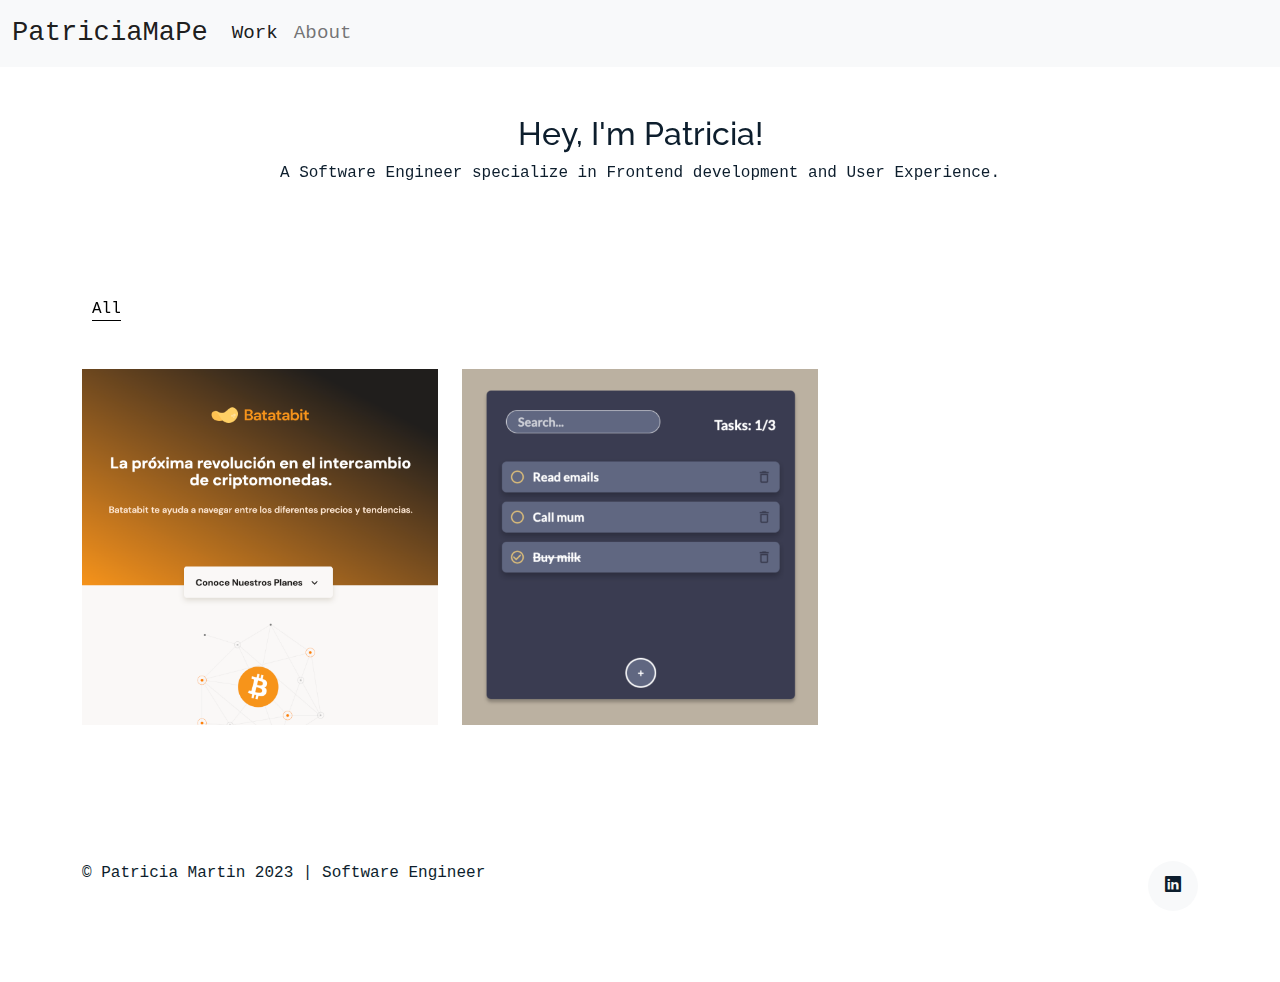
<file: index.html>
<!DOCTYPE html>
<html lang="en">

<head>
  <meta charset="utf-8">
  <meta content="width=device-width, initial-scale=1.0" name="viewport">

  <title>PatriciaMaPe</title>
  <meta content="" name="description">
  <meta content="" name="keywords">

  <!-- Favicons -->
  <link rel="icon" type="image/png" sizes="32x32" href="assets/img/favicon-32x32.png">

  <!-- Google Fonts -->
  <link href="https://fonts.googleapis.com/css?family=https://fonts.googleapis.com/css?family=Inconsolata:400,500,600,700|Raleway:400,400i,500,500i,600,600i,700,700i" rel="stylesheet">

  <!-- Vendor CSS Files -->
  <link href="assets/vendor/aos/aos.css" rel="stylesheet">
  <link href="assets/vendor/bootstrap/css/bootstrap.min.css" rel="stylesheet">
  <link href="assets/vendor/bootstrap-icons/bootstrap-icons.css" rel="stylesheet">
  <link href="assets/vendor/swiper/swiper-bundle.min.css" rel="stylesheet">

  <!-- Template Main CSS File -->
  <link href="assets/css/style.css" rel="stylesheet">

  <!-- Custom CSS File -->
  <link href="assets/css/custom-style.css" rel="stylesheet">

  <!-- =======================================================
  * Template Name: MyPortfolio - v4.7.0
  * Template URL: https://bootstrapmade.com/myportfolio-bootstrap-portfolio-website-template/
  * Author: BootstrapMade.com
  * License: https://bootstrapmade.com/license/
  ======================================================== -->
</head>

<body>

  <!-- ======= Navbar ======= -->
<nav class="navbar navbar-expand-lg navbar-light bg-light">
  <div class="container-fluid">
    <a class="navbar-brand" href="index.html">PatriciaMaPe</a>
    <button class="navbar-toggler cutom-burger" type="button" data-bs-toggle="collapse" data-bs-target="#navbarNavDropdown" aria-controls="navbarNavDropdown" aria-expanded="false" aria-label="Toggle navigation">
      <span class="navbar-toggler-icon"></span>
    </button>
    <div class="collapse navbar-collapse" id="navbarNavDropdown">
      <ul class="navbar-nav">

        <li class="nav-item">
          <a class="nav-link active" href="#">Work</a>
        </li>
        <li class="nav-item">
          <a class="nav-link" aria-current="page" href="about.html">About</a>
        </li>
        <!-- TODO
            <li class="nav-item">
              <a class="nav-link" href="#">Contact</a>
            </li>
            -->
        
      </ul>
    </div>
  </div>
</nav>

  <main id="main">


    <div class="summary" data-aos="fade-up">
      <h2>Hey, I'm Patricia!
      </h2>
      <p class="mb-0">A Software Engineer specialize in Frontend development and User Experience.</p>
    </div>

    <!-- ======= Works Section ======= -->
    <section class="section site-portfolio">
      <div class="container">
        <div class="row mb-5 align-items-center">
          
          <div class="col-md-12 col-lg-6 text-start" data-aos="fade-up" data-aos-delay="100">
            <div id="filters" class="filters">
              <a href="#" data-filter="*" class="active">All</a>
              <!--TODO
              <a href="#" data-filter=".web">Web</-a>
              <a href="#" data-filter=".design">Design</a>
              <a href="#" data-filter=".branding">Branding</a>
              <a href="#" data-filter=".photography">Photography</a>
              -->
            </div>
          </div>
        </div>
        <div id="portfolio-grid" class="row no-gutter" data-aos="fade-up" data-aos-delay="200">
          <div class="item web col-sm-6 col-md-4 col-lg-4 mb-4">
            <a href="projects/mobile-first/mobile-first.html" class="item-wrap fancybox">
              <div class="work-info">
                <h3>Batatabit</h3>
                <span>HTML5 · CSS3</span>
              </div>
              <img class="img-fluid" src="projects/mobile-first/assets/mobile-first-index.png">
            </a>
          </div>
          <div class="item web col-sm-6 col-md-4 col-lg-4 mb-4">
            <a href="projects/todo-list/todo-list.html" class="item-wrap fancybox">
              <div class="work-info">
                <h3>Todo List</h3>
                <span>Javascript · React · HTML5 · CSS3</span>
              </div>
              <img class="img-fluid" src="projects/todo-list/assets/todo2.png">
            </a>
          </div>
        </div>
      </div>
    </section><!-- End  Works Section -->

  </main><!-- End #main -->

  <!-- ======= Footer ======= -->
  <footer class="footer" role="contentinfo">
    <div class="container">
      <div class="row">
        <div class="col-sm-6">
          <p class="mb-1">&copy; Patricia Martin 2023 | Software Engineer</p>
          
        </div>
        <div class="col-sm-6 social text-md-end">
          <a href="https://www.linkedin.com/in/patriciamape"><span class="bi bi-linkedin"></span></a>
        </div>
      </div>
    </div>
  </footer>
<!-- TODO
  <a href="#" class="back-to-top d-flex align-items-center justify-content-center"><i class="bi bi-arrow-up-short"></i></a>
-->

  <!-- Vendor JS Files -->
  <script src="assets/vendor/aos/aos.js"></script>
  <script src="assets/vendor/bootstrap/js/bootstrap.bundle.min.js"></script>
  <script src="assets/vendor/isotope-layout/isotope.pkgd.min.js"></script>
  <script src="assets/vendor/swiper/swiper-bundle.min.js"></script>
  <script src="assets/vendor/php-email-form/validate.js"></script>

  <!-- Template Main JS File -->
  <script src="assets/js/main.js"></script>

</body>

</html>
</file>
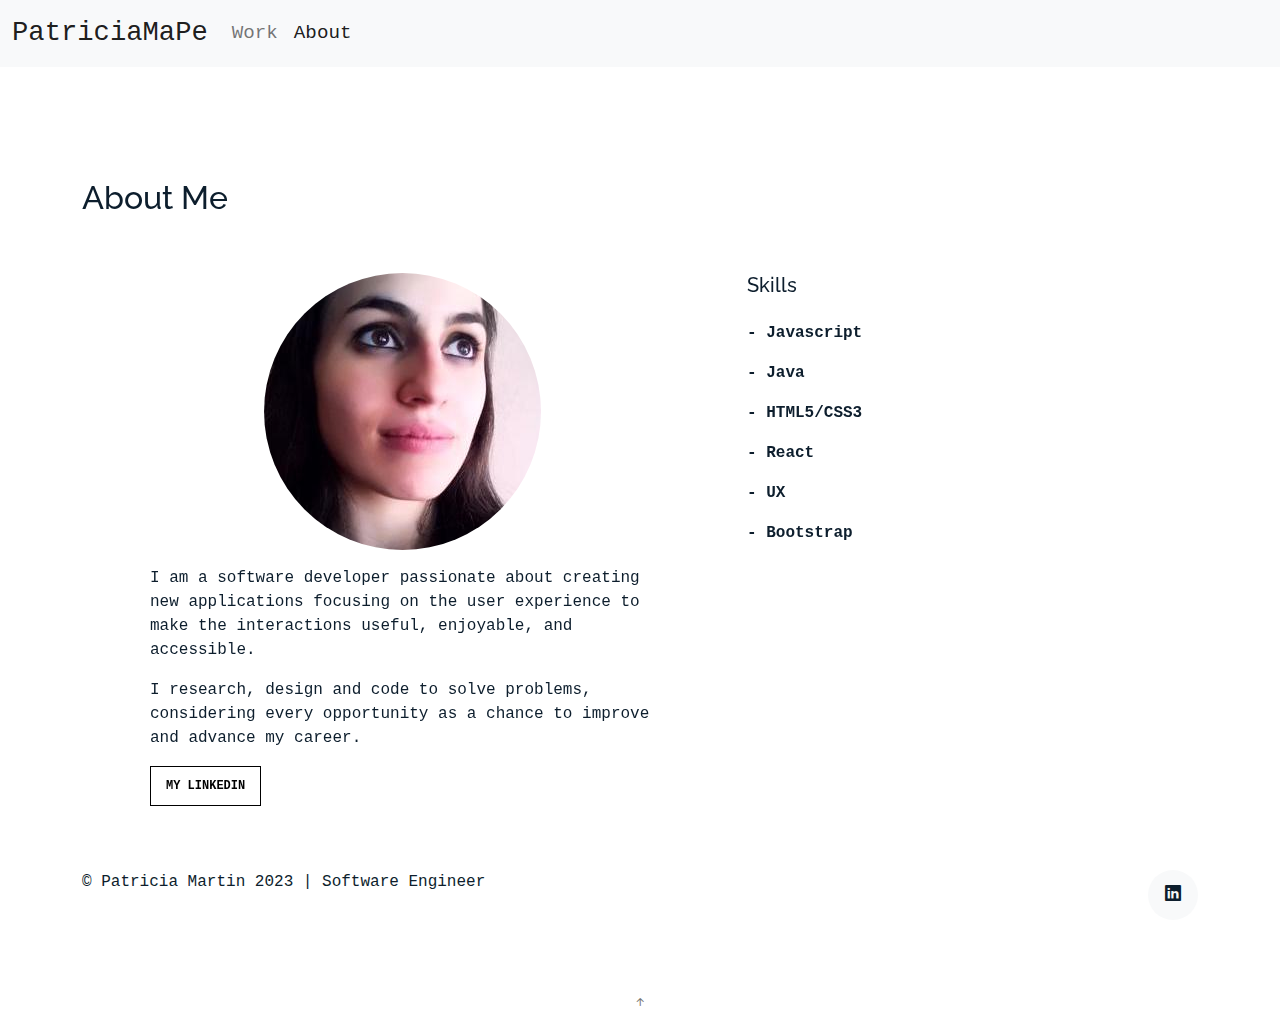
<file: about.html>
<!DOCTYPE html>
<html lang="en">
  <head>
    <meta charset="utf-8" />
    <meta content="width=device-width, initial-scale=1.0" name="viewport" />

    <title>PatriciaMaPe</title>
    <meta content="" name="description" />
    <meta content="" name="keywords" />

    <!-- Favicons -->
    <link rel="icon" type="image/png" sizes="32x32" href="assets/img/favicon-32x32.png">

    <!-- Google Fonts -->
    <link
      href="https://fonts.googleapis.com/css?family=https://fonts.googleapis.com/css?family=Inconsolata:400,500,600,700|Raleway:400,400i,500,500i,600,600i,700,700i"
      rel="stylesheet"
    />

    <!-- Vendor CSS Files -->
    <link href="assets/vendor/aos/aos.css" rel="stylesheet" />
    <link
      href="assets/vendor/bootstrap/css/bootstrap.min.css"
      rel="stylesheet"
    />
    <link
      href="assets/vendor/bootstrap-icons/bootstrap-icons.css"
      rel="stylesheet"
    />
    <link href="assets/vendor/swiper/swiper-bundle.min.css" rel="stylesheet" />

    <!-- Template Main CSS File -->
    <link href="assets/css/style.css" rel="stylesheet" />

    <!-- =======================================================
  * Template Name: MyPortfolio - v4.7.0
  * Template URL: https://bootstrapmade.com/myportfolio-bootstrap-portfolio-website-template/
  * Author: BootstrapMade.com
  * License: https://bootstrapmade.com/license/
  ======================================================== -->
  </head>

  <body>
    <!-- ======= Navbar ======= -->
    <nav class="navbar navbar-expand-lg navbar-light bg-light">
      <div class="container-fluid">
        <a class="navbar-brand" href="index.html">PatriciaMaPe</a>
        <button
          class="navbar-toggler cutom-burger"
          type="button"
          data-bs-toggle="collapse"
          data-bs-target="#navbarNavDropdown"
          aria-controls="navbarNavDropdown"
          aria-expanded="false"
          aria-label="Toggle navigation"
        >
          <span class="navbar-toggler-icon"></span>
        </button>
        <div class="collapse navbar-collapse" id="navbarNavDropdown">
          <ul class="navbar-nav">
            <li class="nav-item">
              <a class="nav-link" href="index.html">Work</a>
            </li>
            <li class="nav-item">
              <a class="nav-link active" aria-current="page" href="#">About</a>
            </li>
            <!-- TODO
            <li class="nav-item">
              <a class="nav-link" href="#">Contact</a>
            </li>
            -->
          </ul>
        </div>
      </div>
    </nav>

    <main id="main">
      <section class="section pb-5">
        <div class="container">
          <div class="row mb-5 align-items-end">
            <div class="col-md-6" data-aos="fade-up">
              <h2>About Me</h2>
              <!--p class="mb-0">Lorem ipsum dolor sit amet consectetur adipisicing elit. Quisquam necessitatibus incidunt ut
              officiis explicabo inventore.</p-->
            </div>
          </div>

          <div class="row">
            <div class="col-md-4 ml-auto order-2" data-aos="fade-up">
              <!--h4 class="h4 mb-3">What I use</!--h4>
                <ul-- class="list-unstyled list-line mb-5">
                  <li>HTML5</li>
                  <li>CSS3</li>
                  <li>Figma</li>
                </ul-->
              <h3 class="h3 mb-4">Skills</h3>
              <ul class="list-unstyled">
                <li class="mb-3">
                  <div class="d-flex mb-1">
                    <strong>- Javascript</strong>
                  </div>
                </li>
                <li class="mb-3">
                  <div class="d-flex mb-1">
                    <strong>- Java</strong>
                  </div>
                </li>
                <li class="mb-3">
                  <div class="d-flex mb-1">
                    <strong>- HTML5/CSS3</strong>
                  </div>
                </li>
                <li class="mb-3">
                  <div class="d-flex mb-1">
                    <strong>- React</strong>
                  </div>
                </li>
                <li class="mb-3">
                  <div class="d-flex mb-1">
                    <strong>- UX</strong>
                  </div>
                </li>
                <li class="mb-3">
                  <div class="d-flex mb-1">
                    <strong>- Bootstrap</strong>
                  </div>
                </li>
              </ul>
            </div>

            <div class="about col-md-7 mb-5 mb-md-0" data-aos="fade-up">
              <p>
                <img
                  src="assets/img/photo.jpeg"
                  alt="Image"
                  class="img-fluid avatar"
                />
              </p>

              <p>
                I am a software developer passionate about creating new
                applications focusing on the user experience to make the
                interactions useful, enjoyable, and accessible.
              </p>
              <p>
                I research, design and code to solve problems, considering every
                opportunity as a chance to improve and advance my career.
              </p>
              
              <p><a href="https://www.linkedin.com/in/patriciamape/" class="readmore">My LinkedIn</a></p>
            </div>
          </div>
        </div>
      </section>
    </main>
    <!-- End #main -->

    <!-- ======= Footer ======= -->
    <footer class="footer" role="contentinfo">
      <div class="container">
        <div class="row">
          <div class="col-sm-6">
            <p class="mb-1">&copy; Patricia Martin 2023 | Software Engineer</p>
          </div>
          <div class="col-sm-6 social text-md-end">
            <a href="https://www.linkedin.com/in/patriciamape/"
              ><span class="bi bi-linkedin"></span
            ></a>
          </div>
        </div>
      </div>
    </footer>

    <a
      href="#"
      class="back-to-top d-flex align-items-center justify-content-center"
      ><i class="bi bi-arrow-up-short"></i
    ></a>

    <!-- Vendor JS Files -->
    <script src="assets/vendor/aos/aos.js"></script>
    <script src="assets/vendor/bootstrap/js/bootstrap.bundle.min.js"></script>
    <script src="assets/vendor/isotope-layout/isotope.pkgd.min.js"></script>
    <script src="assets/vendor/swiper/swiper-bundle.min.js"></script>
    <script src="assets/vendor/php-email-form/validate.js"></script>

    <!-- Template Main JS File -->
    <script src="assets/js/main.js"></script>
  </body>
</html>
</file>
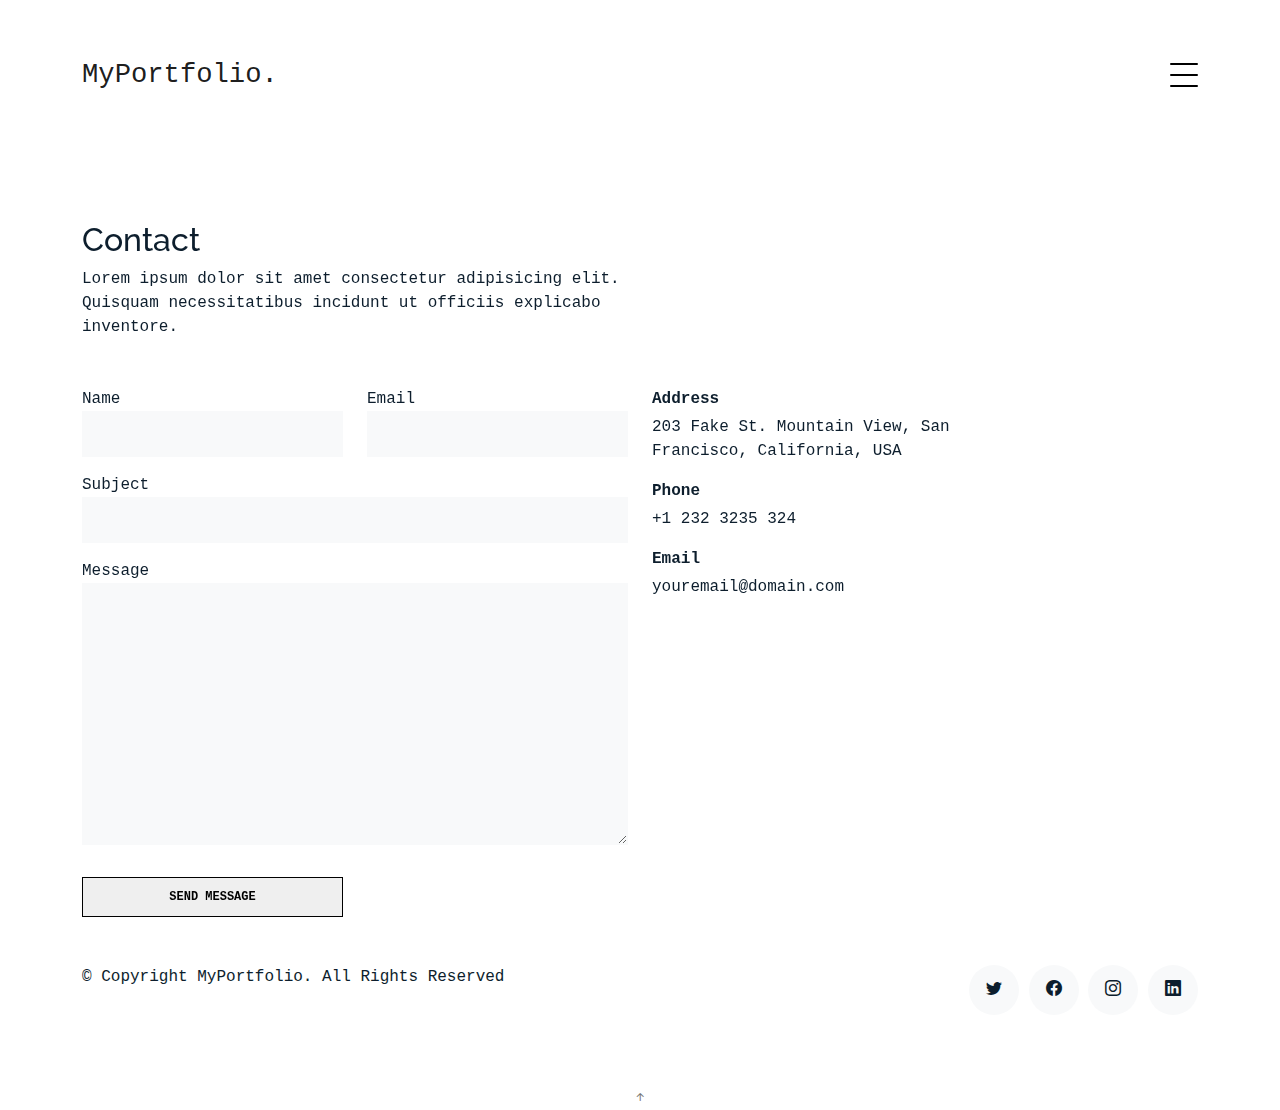
<file: contact.html>
<!DOCTYPE html>
<html lang="en">

<head>
  <meta charset="utf-8">
  <meta content="width=device-width, initial-scale=1.0" name="viewport">

  <title>MyPortfolio Bootstrap Template - Contact</title>
  <meta content="" name="description">
  <meta content="" name="keywords">

  <!-- Favicons -->
  <link href="assets/img/favicon.png" rel="icon">
  <link href="assets/img/apple-touch-icon.png" rel="apple-touch-icon">

  <!-- Google Fonts -->
  <link href="https://fonts.googleapis.com/css?family=https://fonts.googleapis.com/css?family=Inconsolata:400,500,600,700|Raleway:400,400i,500,500i,600,600i,700,700i" rel="stylesheet">

  <!-- Vendor CSS Files -->
  <link href="assets/vendor/aos/aos.css" rel="stylesheet">
  <link href="assets/vendor/bootstrap/css/bootstrap.min.css" rel="stylesheet">
  <link href="assets/vendor/bootstrap-icons/bootstrap-icons.css" rel="stylesheet">
  <link href="assets/vendor/swiper/swiper-bundle.min.css" rel="stylesheet">

  <!-- Template Main CSS File -->
  <link href="assets/css/style.css" rel="stylesheet">

  <!-- =======================================================
  * Template Name: MyPortfolio - v4.7.0
  * Template URL: https://bootstrapmade.com/myportfolio-bootstrap-portfolio-website-template/
  * Author: BootstrapMade.com
  * License: https://bootstrapmade.com/license/
  ======================================================== -->
</head>

<body>

  <!-- ======= Navbar ======= -->
  <div class="collapse navbar-collapse custom-navmenu" id="main-navbar">
    <div class="container py-2 py-md-5">
      <div class="row align-items-start">
        <div class="col-md-2">
          <ul class="custom-menu">
            <li><a href="index.html">Home</a></li>
            <li><a href="about.html">About Me</a></li>
            <li><a href="services.html">Services</a></li>
            <li><a href="works.html">Works</a></li>
            <li class="active"><a href="contact.html">Contact</a></li>
          </ul>
        </div>
        <div class="col-md-6 d-none d-md-block  mr-auto">
          <div class="tweet d-flex">
            <span class="bi bi-twitter text-white mt-2 mr-3"></span>
            <div>
              <p><em>Lorem ipsum dolor sit amet consectetur adipisicing elit. Quisquam necessitatibus incidunt ut officiis explicabo inventore. <br> <a href="#">t.co/v82jsk</a></em></p>
            </div>
          </div>
        </div>
        <div class="col-md-4 d-none d-md-block">
          <h3>Hire Me</h3>
          <p>Lorem ipsum dolor sit amet consectetur adipisicing elit. Quisquam necessitatibus incidunt ut officiisexplicabo inventore. <br> <a href="#">myemail@gmail.com</a></p>
        </div>
      </div>

    </div>
  </div>

  <nav class="navbar navbar-light custom-navbar">
    <div class="container">
      <a class="navbar-brand" href="index.html">MyPortfolio.</a>
      <a href="#" class="burger" data-bs-toggle="collapse" data-bs-target="#main-navbar">
        <span></span>
      </a>
    </div>
  </nav>

  <main id="main">

    <section class="section pb-5">
      <div class="container">

        <div class="row mb-5 align-items-end">
          <div class="col-md-6" data-aos="fade-up">
            <h2>Contact</h2>
            <p class="mb-0">Lorem ipsum dolor sit amet consectetur adipisicing elit. Quisquam necessitatibus incidunt ut
              officiis explicabo inventore.
            </p>
          </div>

        </div>

        <div class="row">
          <div class="col-md-6 mb-5 mb-md-0" data-aos="fade-up">

            <form action="forms/contact.php" method="post" role="form" class="php-email-form">

              <div class="row gy-3">
                <div class="col-md-6 form-group">
                  <label for="name">Name</label>
                  <input type="text" name="name" class="form-control" id="name" required>
                </div>
                <div class="col-md-6 form-group">
                  <label for="name">Email</label>
                  <input type="email" class="form-control" name="email" id="email" required>
                </div>
                <div class="col-md-12 form-group">
                  <label for="name">Subject</label>
                  <input type="text" class="form-control" name="subject" id="subject" required>
                </div>
                <div class="col-md-12 form-group">
                  <label for="name">Message</label>
                  <textarea class="form-control" name="message" cols="30" rows="10" required></textarea>
                </div>

                <div class="col-md-12 my-3">
                  <div class="loading">Loading</div>
                  <div class="error-message"></div>
                  <div class="sent-message">Your message has been sent. Thank you!</div>
                </div>

                <div class="col-md-6 mt-0 form-group">
                  <input type="submit" class="readmore d-block w-100" value="Send Message">
                </div>
              </div>

            </form>

          </div>

          <div class="col-md-4 ml-auto order-2" data-aos="fade-up">
            <ul class="list-unstyled">
              <li class="mb-3">
                <strong class="d-block mb-1">Address</strong>
                <span>203 Fake St. Mountain View, San Francisco, California, USA</span>
              </li>
              <li class="mb-3">
                <strong class="d-block mb-1">Phone</strong>
                <span>+1 232 3235 324</span>
              </li>
              <li class="mb-3">
                <strong class="d-block mb-1">Email</strong>
                <span>youremail@domain.com</span>
              </li>
            </ul>
          </div>

        </div>

      </div>

    </section>

  </main><!-- End #main -->

  <!-- ======= Footer ======= -->
  <footer class="footer" role="contentinfo">
    <div class="container">
      <div class="row">
        <div class="col-sm-6">
          <p class="mb-1">&copy; Copyright MyPortfolio. All Rights Reserved</p>
          
        </div>
        <div class="col-sm-6 social text-md-end">
          <a href="#"><span class="bi bi-twitter"></span></a>
          <a href="#"><span class="bi bi-facebook"></span></a>
          <a href="#"><span class="bi bi-instagram"></span></a>
          <a href="#"><span class="bi bi-linkedin"></span></a>
        </div>
      </div>
    </div>
  </footer>

  <a href="#" class="back-to-top d-flex align-items-center justify-content-center"><i class="bi bi-arrow-up-short"></i></a>

  <!-- Vendor JS Files -->
  <script src="assets/vendor/aos/aos.js"></script>
  <script src="assets/vendor/bootstrap/js/bootstrap.bundle.min.js"></script>
  <script src="assets/vendor/isotope-layout/isotope.pkgd.min.js"></script>
  <script src="assets/vendor/swiper/swiper-bundle.min.js"></script>
  <script src="assets/vendor/php-email-form/validate.js"></script>

  <!-- Template Main JS File -->
  <script src="assets/js/main.js"></script>

</body>

</html>
</file>
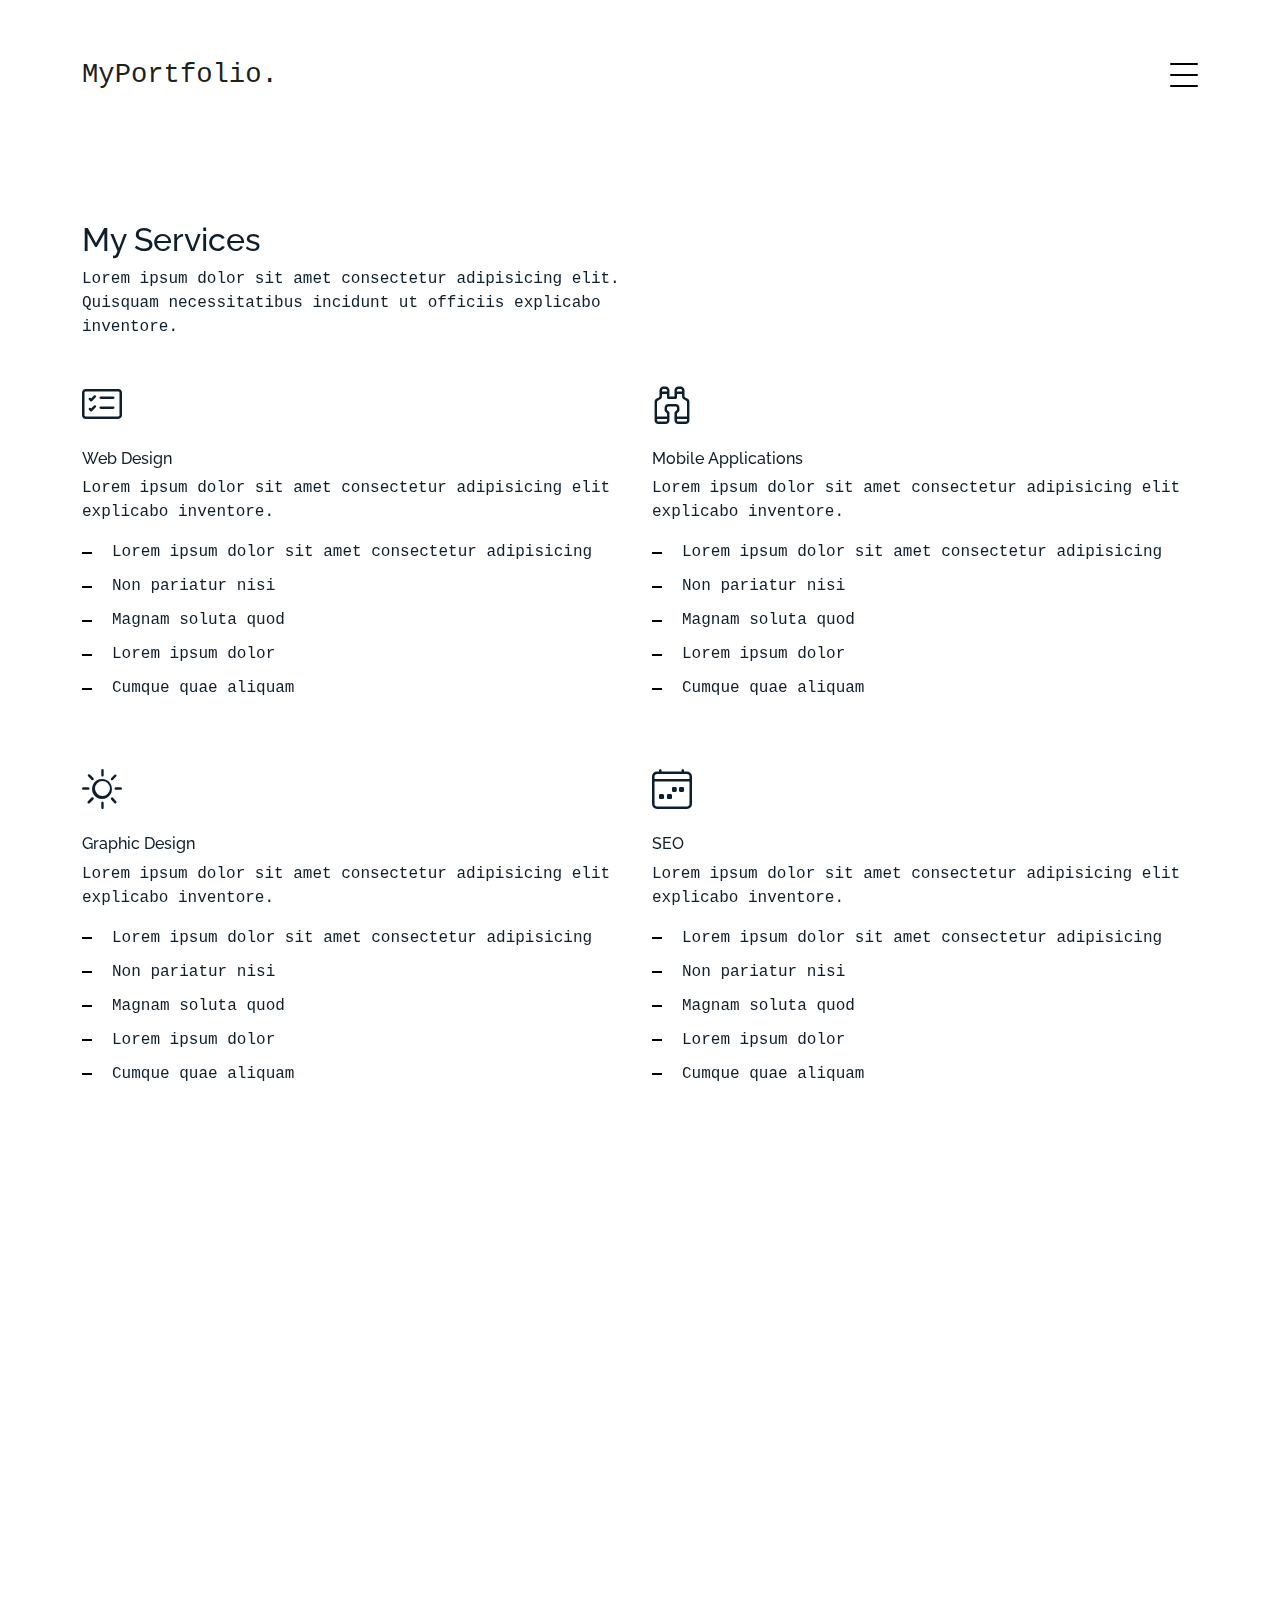
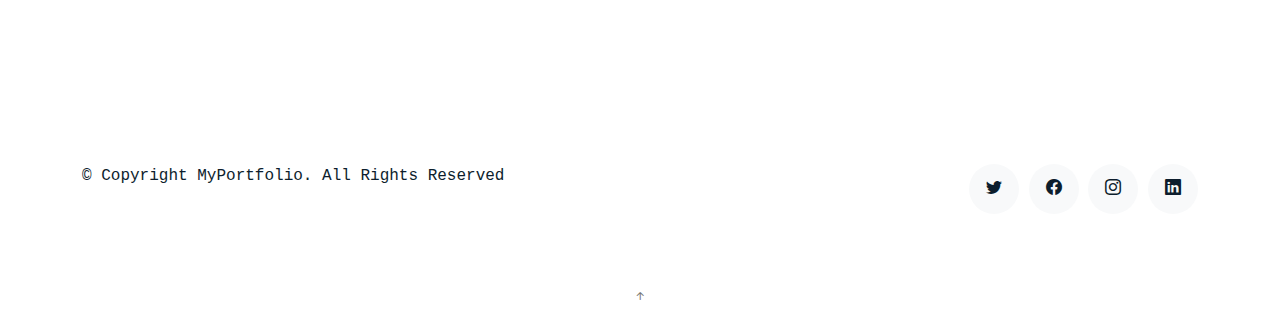
<file: services.html>
<!DOCTYPE html>
<html lang="en">

<head>
  <meta charset="utf-8">
  <meta content="width=device-width, initial-scale=1.0" name="viewport">

  <title>MyPortfolio Bootstrap Template - Services</title>
  <meta content="" name="description">
  <meta content="" name="keywords">

  <!-- Favicons -->
  <link href="assets/img/favicon.png" rel="icon">
  <link href="assets/img/apple-touch-icon.png" rel="apple-touch-icon">

  <!-- Google Fonts -->
  <link href="https://fonts.googleapis.com/css?family=https://fonts.googleapis.com/css?family=Inconsolata:400,500,600,700|Raleway:400,400i,500,500i,600,600i,700,700i" rel="stylesheet">

  <!-- Vendor CSS Files -->
  <link href="assets/vendor/aos/aos.css" rel="stylesheet">
  <link href="assets/vendor/bootstrap/css/bootstrap.min.css" rel="stylesheet">
  <link href="assets/vendor/bootstrap-icons/bootstrap-icons.css" rel="stylesheet">
  <link href="assets/vendor/swiper/swiper-bundle.min.css" rel="stylesheet">

  <!-- Template Main CSS File -->
  <link href="assets/css/style.css" rel="stylesheet">

  <!-- =======================================================
  * Template Name: MyPortfolio - v4.7.0
  * Template URL: https://bootstrapmade.com/myportfolio-bootstrap-portfolio-website-template/
  * Author: BootstrapMade.com
  * License: https://bootstrapmade.com/license/
  ======================================================== -->
</head>

<body>

  <!-- ======= Navbar ======= -->
  <div class="collapse navbar-collapse custom-navmenu" id="main-navbar">
    <div class="container py-2 py-md-5">
      <div class="row align-items-start">
        <div class="col-md-2">
          <ul class="custom-menu">
            <li><a href="index.html">Home</a></li>
            <li><a href="about.html">About Me</a></li>
            <li class="active"><a href="services.html">Services</a></li>
            <li><a href="works.html">Works</a></li>
            <li><a href="contact.html">Contact</a></li>
          </ul>
        </div>
        <div class="col-md-6 d-none d-md-block  mr-auto">
          <div class="tweet d-flex">
            <span class="bi bi-twitter text-white mt-2 mr-3"></span>
            <div>
              <p><em>Lorem ipsum dolor sit amet consectetur adipisicing elit. Quisquam necessitatibus incidunt ut officiis explicabo inventore. <br> <a href="#">t.co/v82jsk</a></em></p>
            </div>
          </div>
        </div>
        <div class="col-md-4 d-none d-md-block">
          <h3>Hire Me</h3>
          <p>Lorem ipsum dolor sit amet consectetur adipisicing elit. Quisquam necessitatibus incidunt ut officiisexplicabo inventore. <br> <a href="#">myemail@gmail.com</a></p>
        </div>
      </div>

    </div>
  </div>

  <nav class="navbar navbar-light custom-navbar">
    <div class="container">
      <a class="navbar-brand" href="index.html">MyPortfolio.</a>
      <a href="#" class="burger" data-bs-toggle="collapse" data-bs-target="#main-navbar">
        <span></span>
      </a>
    </div>
  </nav>

  <main id="main">

    <section class="section">
      <div class="container">
        <div class="row mb-4 align-items-center">
          <div class="col-md-6" data-aos="fade-up">

            <h2>My Services</h2>
            <p>Lorem ipsum dolor sit amet consectetur adipisicing elit. Quisquam necessitatibus incidunt ut officiis
              explicabo inventore.</p>

          </div>

        </div>
      </div>

      <div class="site-section pb-0 services">
        <div class="container">

          <div class="row">

            <div class="col-12 col-sm-6 col-md-6 col-lg-6 mb-5" data-aos="fade-up" data-aos-delay="">
              <i class="bi bi-card-checklist"></i>
              <h4 class="h4 mb-2">Web Design</h4>
              <p>Lorem ipsum dolor sit amet consectetur adipisicing elit explicabo inventore.</p>
              <ul class="list-unstyled list-line">
                <li>Lorem ipsum dolor sit amet consectetur adipisicing</li>
                <li>Non pariatur nisi</li>
                <li>Magnam soluta quod</li>
                <li>Lorem ipsum dolor</li>
                <li>Cumque quae aliquam</li>
              </ul>
            </div>
            <div class="col-12 col-sm-6 col-md-6 col-lg-6 mb-5" data-aos="fade-up" data-aos-delay="100">
              <i class="bi bi-binoculars"></i>
              <h4 class="h4 mb-2">Mobile Applications</h4>
              <p>Lorem ipsum dolor sit amet consectetur adipisicing elit explicabo inventore.</p>
              <ul class="list-unstyled list-line">
                <li>Lorem ipsum dolor sit amet consectetur adipisicing</li>
                <li>Non pariatur nisi</li>
                <li>Magnam soluta quod</li>
                <li>Lorem ipsum dolor</li>
                <li>Cumque quae aliquam</li>
              </ul>
            </div>
            <div class="col-12 col-sm-6 col-md-6 col-lg-6 mb-5" data-aos="fade-up" data-aos-delay="">
              <i class="bi bi-brightness-high"></i>
              <h4 class="h4 mb-2">Graphic Design</h4>
              <p>Lorem ipsum dolor sit amet consectetur adipisicing elit explicabo inventore.</p>
              <ul class="list-unstyled list-line">
                <li>Lorem ipsum dolor sit amet consectetur adipisicing</li>
                <li>Non pariatur nisi</li>
                <li>Magnam soluta quod</li>
                <li>Lorem ipsum dolor</li>
                <li>Cumque quae aliquam</li>
              </ul>
            </div>
            <div class="col-12 col-sm-6 col-md-6 col-lg-6 mb-5" data-aos="fade-up" data-aos-delay="100">
              <i class="bi bi-calendar4-week"></i>
              <h4 class="h4 mb-2">SEO</h4>
              <p>Lorem ipsum dolor sit amet consectetur adipisicing elit explicabo inventore.</p>
              <ul class="list-unstyled list-line">
                <li>Lorem ipsum dolor sit amet consectetur adipisicing</li>
                <li>Non pariatur nisi</li>
                <li>Magnam soluta quod</li>
                <li>Lorem ipsum dolor</li>
                <li>Cumque quae aliquam</li>
              </ul>
            </div>
          </div>
        </div>
      </div>
    </section>

    <!-- ======= Testimonials Section ======= -->
    <section class="section pt-0">
      <div class="container">

        <div class="testimonials-slider swiper" data-aos="fade-up" data-aos-delay="100">
          <div class="swiper-wrapper">

            <div class="swiper-slide">
              <div class="testimonial-wrap">
                <div class="testimonial">
                  <img src="assets/img/person_1.jpg" alt="Image" class="img-fluid">
                  <blockquote>
                    <p>Lorem ipsum dolor sit amet consectetur adipisicing elit. Quisquam necessitatibus incidunt ut officiis
                      explicabo inventore.</p>
                  </blockquote>
                  <p>&mdash; Jean Hicks</p>
                </div>
              </div>
            </div><!-- End testimonial item -->

            <div class="swiper-slide">
              <div class="testimonial-wrap">
                <div class="testimonial">
                  <img src="assets/img/person_2.jpg" alt="Image" class="img-fluid">
                  <blockquote>
                    <p>Lorem ipsum dolor sit amet consectetur adipisicing elit. Quisquam necessitatibus incidunt ut officiis
                      explicabo inventore.</p>
                  </blockquote>
                  <p>&mdash; Chris Stanworth</p>
                </div>
              </div>
            </div><!-- End testimonial item -->

          </div>
          <div class="swiper-pagination"></div>
        </div>

      </div>
    </section><!-- End Testimonials Section -->

  </main><!-- End #main -->

  <!-- ======= Footer ======= -->
  <footer class="footer" role="contentinfo">
    <div class="container">
      <div class="row">
        <div class="col-sm-6">
          <p class="mb-1">&copy; Copyright MyPortfolio. All Rights Reserved</p>
          
        </div>
        <div class="col-sm-6 social text-md-end">
          <a href="#"><span class="bi bi-twitter"></span></a>
          <a href="#"><span class="bi bi-facebook"></span></a>
          <a href="#"><span class="bi bi-instagram"></span></a>
          <a href="#"><span class="bi bi-linkedin"></span></a>
        </div>
      </div>
    </div>
  </footer>

  <a href="#" class="back-to-top d-flex align-items-center justify-content-center"><i class="bi bi-arrow-up-short"></i></a>

  <!-- Vendor JS Files -->
  <script src="assets/vendor/aos/aos.js"></script>
  <script src="assets/vendor/bootstrap/js/bootstrap.bundle.min.js"></script>
  <script src="assets/vendor/isotope-layout/isotope.pkgd.min.js"></script>
  <script src="assets/vendor/swiper/swiper-bundle.min.js"></script>
  <script src="assets/vendor/php-email-form/validate.js"></script>

  <!-- Template Main JS File -->
  <script src="assets/js/main.js"></script>

</body>

</html>
</file>
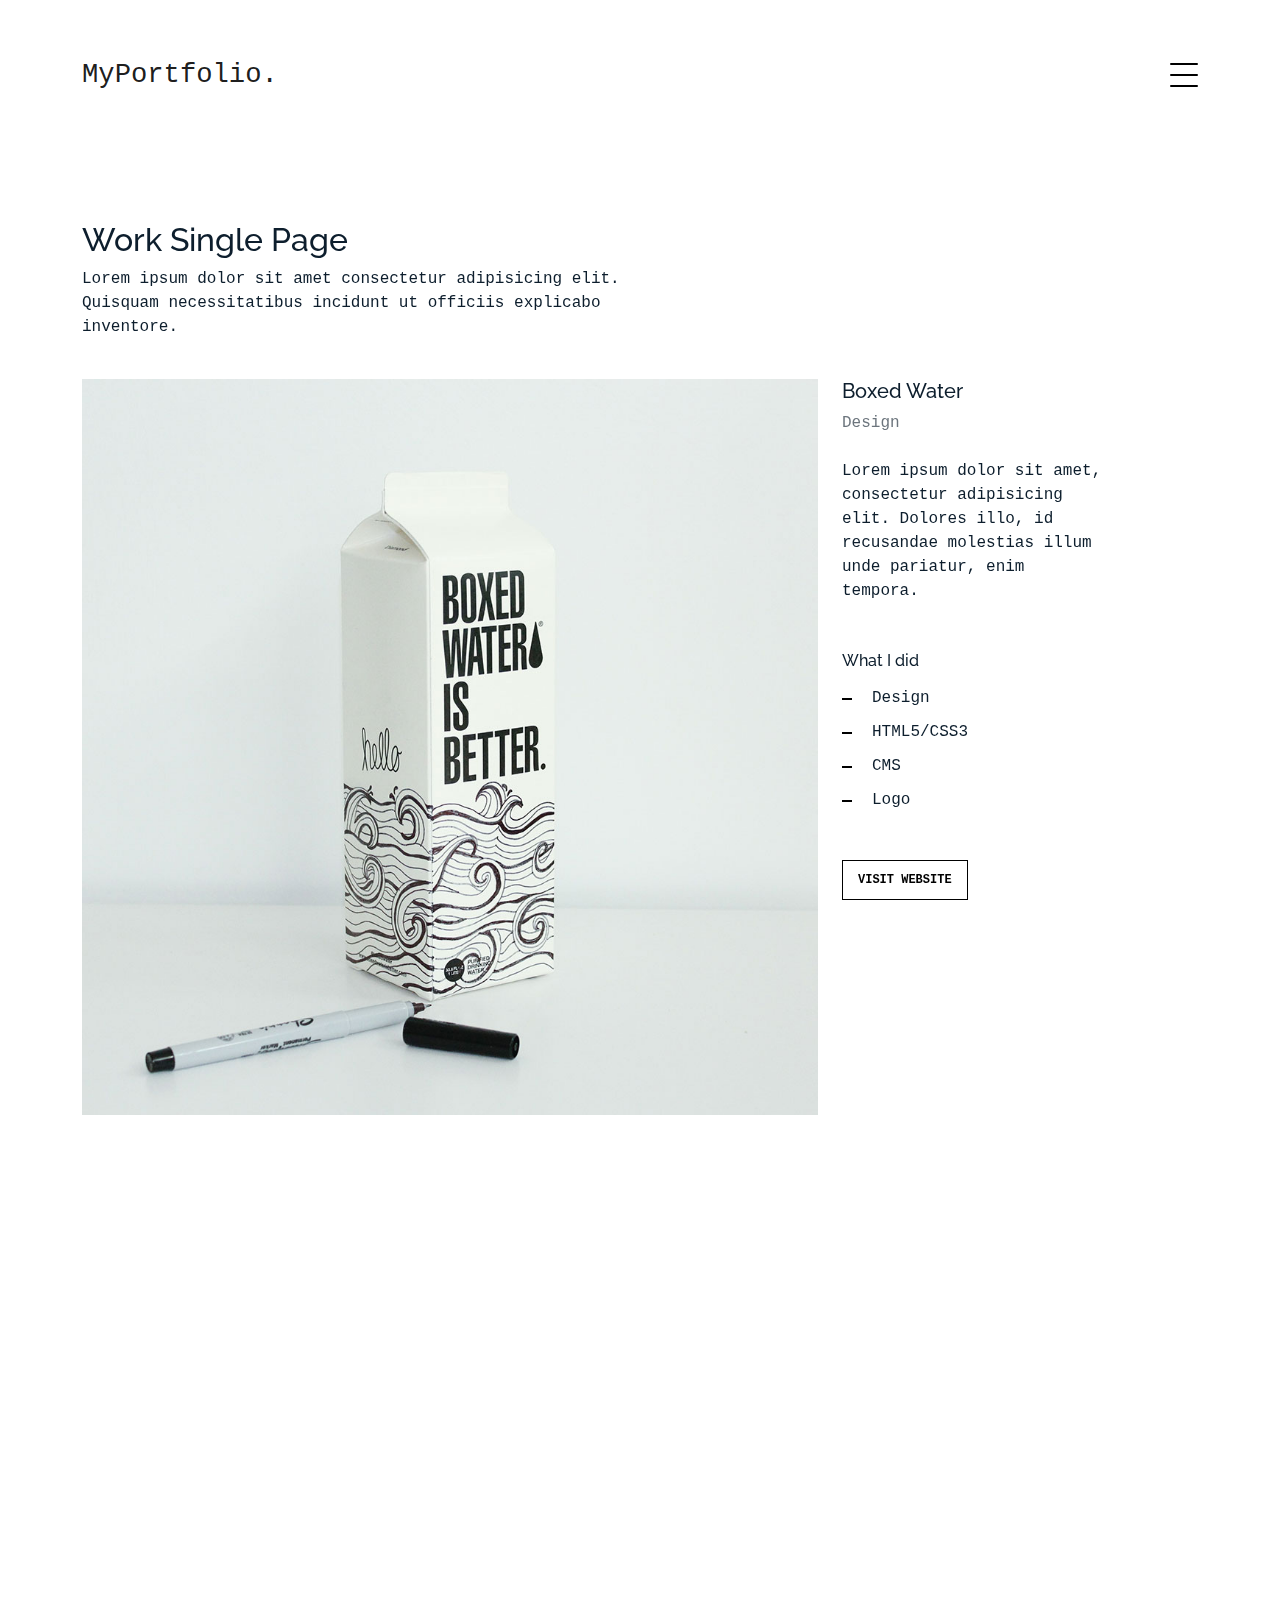
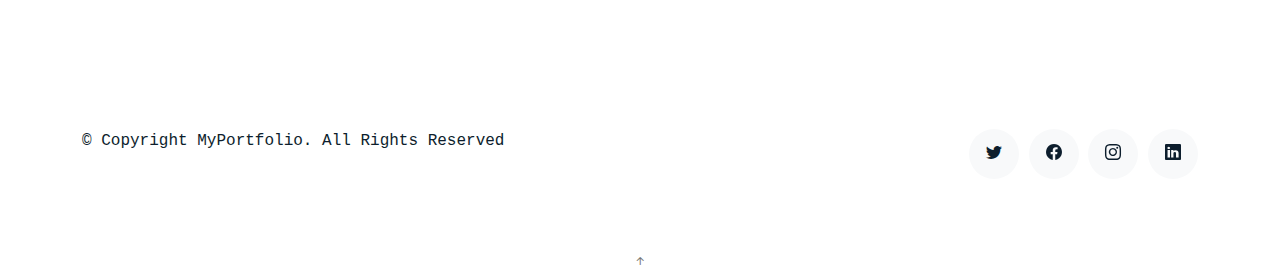
<file: work-single.html>
<!DOCTYPE html>
<html lang="en">

<head>
  <meta charset="utf-8">
  <meta content="width=device-width, initial-scale=1.0" name="viewport">

  <title>MyPortfolio Bootstrap Template - Work Single</title>
  <meta content="" name="description">
  <meta content="" name="keywords">

  <!-- Favicons -->
  <link href="assets/img/favicon.png" rel="icon">
  <link href="assets/img/apple-touch-icon.png" rel="apple-touch-icon">

  <!-- Google Fonts -->
  <link href="https://fonts.googleapis.com/css?family=https://fonts.googleapis.com/css?family=Inconsolata:400,500,600,700|Raleway:400,400i,500,500i,600,600i,700,700i" rel="stylesheet">

  <!-- Vendor CSS Files -->
  <link href="assets/vendor/aos/aos.css" rel="stylesheet">
  <link href="assets/vendor/bootstrap/css/bootstrap.min.css" rel="stylesheet">
  <link href="assets/vendor/bootstrap-icons/bootstrap-icons.css" rel="stylesheet">
  <link href="assets/vendor/swiper/swiper-bundle.min.css" rel="stylesheet">

  <!-- Template Main CSS File -->
  <link href="assets/css/style.css" rel="stylesheet">

  <!-- =======================================================
  * Template Name: MyPortfolio - v4.7.0
  * Template URL: https://bootstrapmade.com/myportfolio-bootstrap-portfolio-website-template/
  * Author: BootstrapMade.com
  * License: https://bootstrapmade.com/license/
  ======================================================== -->
</head>

<body>

  <!-- ======= Navbar ======= -->
  <div class="collapse navbar-collapse custom-navmenu" id="main-navbar">
    <div class="container py-2 py-md-5">
      <div class="row align-items-start">
        <div class="col-md-2">
          <ul class="custom-menu">
            <li><a href="index.html">Home</a></li>
            <li><a href="about.html">About Me</a></li>
            <li><a href="services.html">Services</a></li>
            <li class="active"><a href="works.html">Works</a></li>
            <li><a href="contact.html">Contact</a></li>
          </ul>
        </div>
        <div class="col-md-6 d-none d-md-block  mr-auto">
          <div class="tweet d-flex">
            <span class="bi bi-twitter text-white mt-2 mr-3"></span>
            <div>
              <p><em>Lorem ipsum dolor sit amet consectetur adipisicing elit. Quisquam necessitatibus incidunt ut officiis explicabo inventore. <br> <a href="#">t.co/v82jsk</a></em></p>
            </div>
          </div>
        </div>
        <div class="col-md-4 d-none d-md-block">
          <h3>Hire Me</h3>
          <p>Lorem ipsum dolor sit amet consectetur adipisicing elit. Quisquam necessitatibus incidunt ut officiisexplicabo inventore. <br> <a href="#">myemail@gmail.com</a></p>
        </div>
      </div>

    </div>
  </div>

  <nav class="navbar navbar-light custom-navbar">
    <div class="container">
      <a class="navbar-brand" href="index.html">MyPortfolio.</a>
      <a href="#" class="burger" data-bs-toggle="collapse" data-bs-target="#main-navbar">
        <span></span>
      </a>
    </div>
  </nav>

  <main id="main">

    <section class="section">
      <div class="container">
        <div class="row mb-4 align-items-center">
          <div class="col-md-6" data-aos="fade-up">
            <h2>Work Single Page</h2>
            <p>Lorem ipsum dolor sit amet consectetur adipisicing elit. Quisquam necessitatibus incidunt ut officiis explicabo inventore.</p>
          </div>
        </div>
      </div>

      <div class="site-section pb-0">
        <div class="container">
          <div class="row align-items-stretch">
            <div class="col-md-8" data-aos="fade-up">
              <img src="assets/img/img_1_big.jpg" alt="Image" class="img-fluid">
            </div>
            <div class="col-md-3 ml-auto" data-aos="fade-up" data-aos-delay="100">
              <div class="sticky-content">
                <h3 class="h3">Boxed Water</h3>
                <p class="mb-4"><span class="text-muted">Design</span></p>

                <div class="mb-5">
                  <p>Lorem ipsum dolor sit amet, consectetur adipisicing elit. Dolores illo, id recusandae molestias
                    illum unde pariatur, enim tempora.</p>

                </div>

                <h4 class="h4 mb-3">What I did</h4>
                <ul class="list-unstyled list-line mb-5">
                  <li>Design</li>
                  <li>HTML5/CSS3</li>
                  <li>CMS</li>
                  <li>Logo</li>
                </ul>

                <p><a href="#" class="readmore">Visit Website</a></p>
              </div>
            </div>
          </div>
        </div>
    </section>

    <!-- ======= Testimonials Section ======= -->
    <section class="section pt-0">
      <div class="container">

        <div class="testimonials-slider swiper" data-aos="fade-up" data-aos-delay="100">
          <div class="swiper-wrapper">

            <div class="swiper-slide">
              <div class="testimonial-wrap">
                <div class="testimonial">
                  <img src="assets/img/person_1.jpg" alt="Image" class="img-fluid">
                  <blockquote>
                    <p>Lorem ipsum dolor sit amet consectetur adipisicing elit. Quisquam necessitatibus incidunt ut officiis
                      explicabo inventore.</p>
                  </blockquote>
                  <p>&mdash; Jean Hicks</p>
                </div>
              </div>
            </div><!-- End testimonial item -->

            <div class="swiper-slide">
              <div class="testimonial-wrap">
                <div class="testimonial">
                  <img src="assets/img/person_2.jpg" alt="Image" class="img-fluid">
                  <blockquote>
                    <p>Lorem ipsum dolor sit amet consectetur adipisicing elit. Quisquam necessitatibus incidunt ut officiis
                      explicabo inventore.</p>
                  </blockquote>
                  <p>&mdash; Chris Stanworth</p>
                </div>
              </div>
            </div><!-- End testimonial item -->

          </div>
          <div class="swiper-pagination"></div>
        </div>

      </div>
    </section><!-- End Testimonials Section -->

  </main><!-- End #main -->

  <!-- ======= Footer ======= -->
  <footer class="footer" role="contentinfo">
    <div class="container">
      <div class="row">
        <div class="col-sm-6">
          <p class="mb-1">&copy; Copyright MyPortfolio. All Rights Reserved</p>
          
        </div>
        <div class="col-sm-6 social text-md-end">
          <a href="#"><span class="bi bi-twitter"></span></a>
          <a href="#"><span class="bi bi-facebook"></span></a>
          <a href="#"><span class="bi bi-instagram"></span></a>
          <a href="#"><span class="bi bi-linkedin"></span></a>
        </div>
      </div>
    </div>
  </footer>

  <a href="#" class="back-to-top d-flex align-items-center justify-content-center"><i class="bi bi-arrow-up-short"></i></a>

  <!-- Vendor JS Files -->
  <script src="assets/vendor/aos/aos.js"></script>
  <script src="assets/vendor/bootstrap/js/bootstrap.bundle.min.js"></script>
  <script src="assets/vendor/isotope-layout/isotope.pkgd.min.js"></script>
  <script src="assets/vendor/swiper/swiper-bundle.min.js"></script>
  <script src="assets/vendor/php-email-form/validate.js"></script>

  <!-- Template Main JS File -->
  <script src="assets/js/main.js"></script>

</body>

</html>
</file>
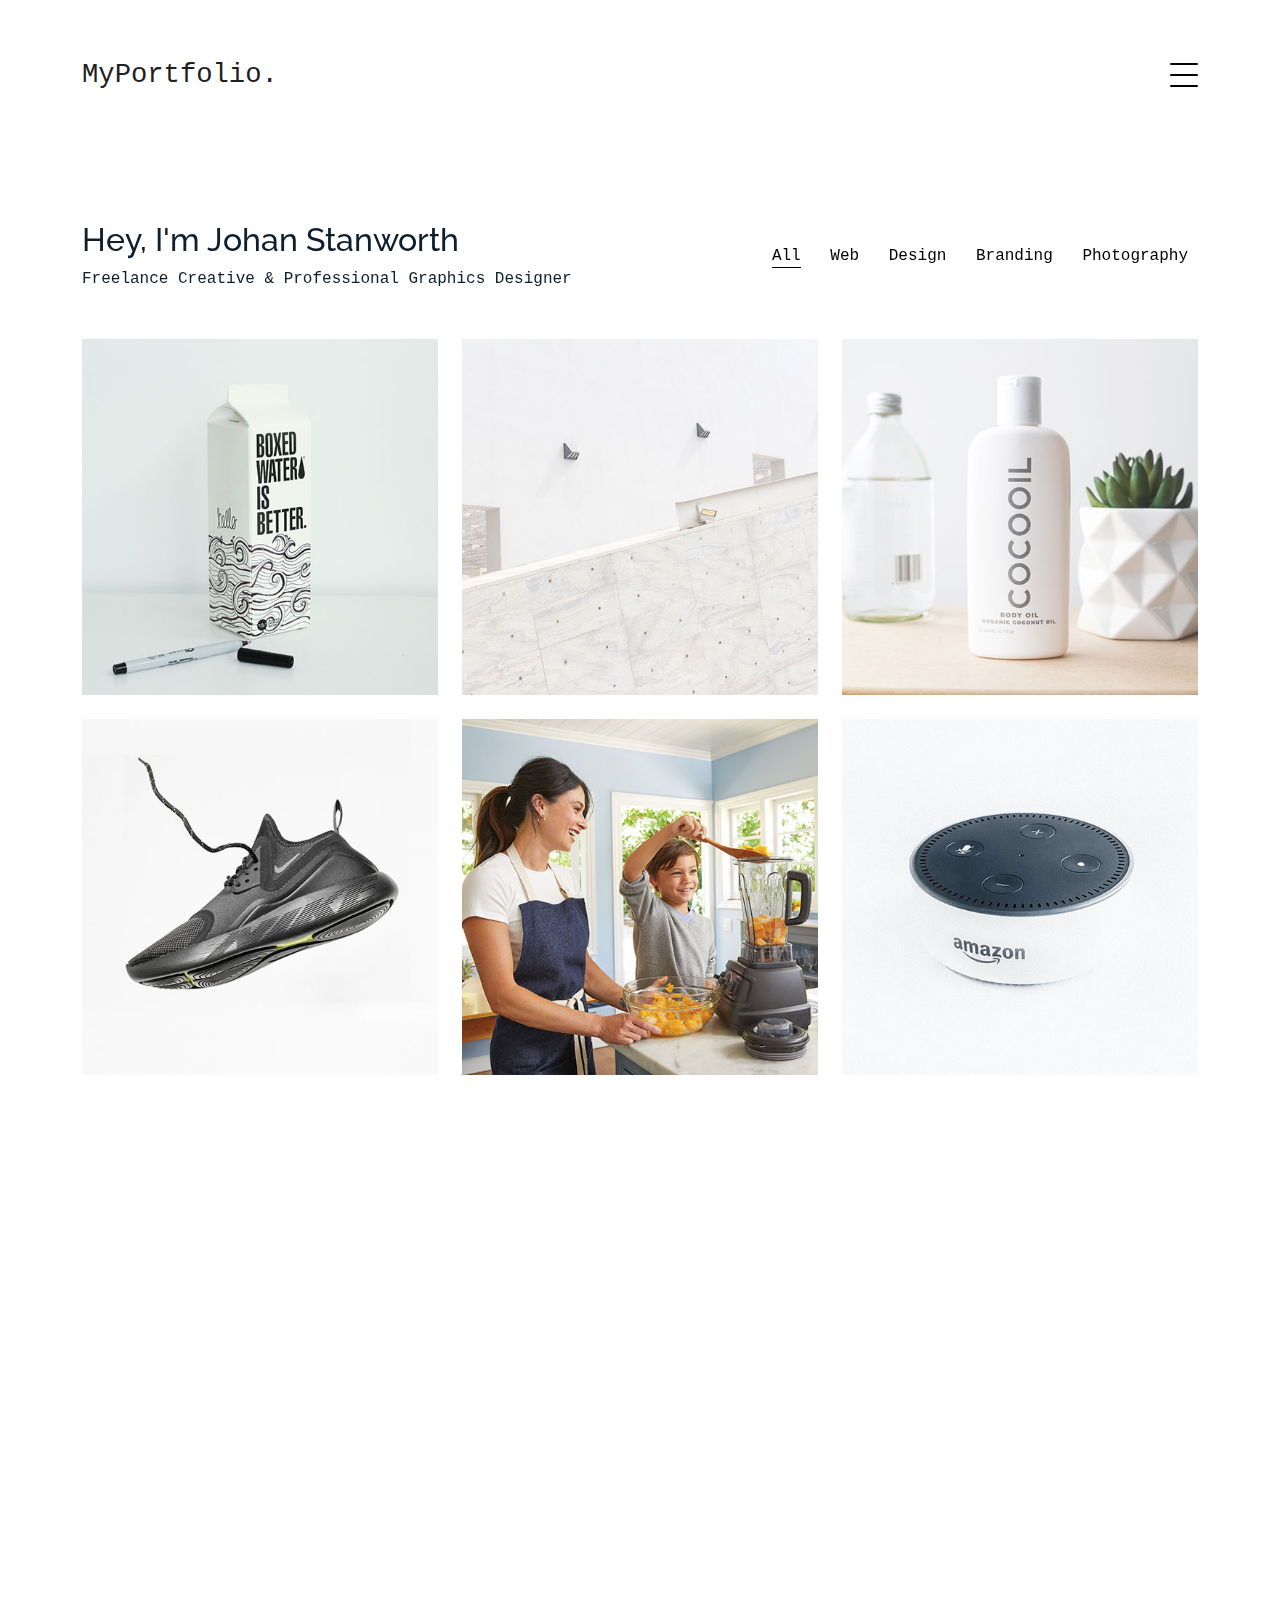
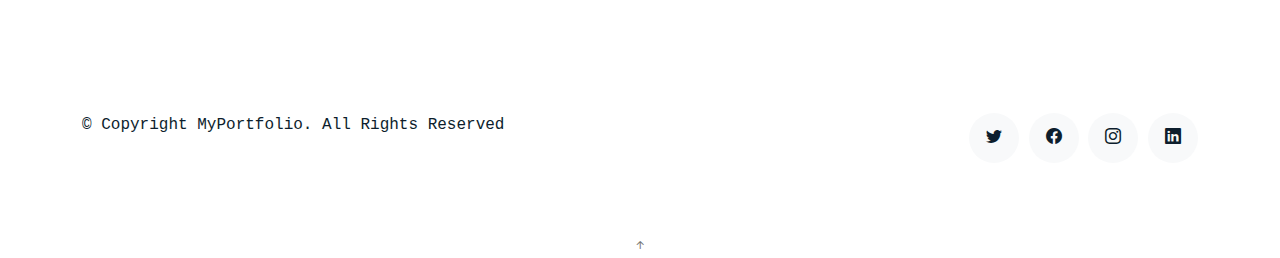
<file: works.html>
<!DOCTYPE html>
<html lang="en">

<head>
  <meta charset="utf-8">
  <meta content="width=device-width, initial-scale=1.0" name="viewport">

  <title>MyPortfolio Bootstrap Template - Works</title>
  <meta content="" name="description">
  <meta content="" name="keywords">

  <!-- Favicons -->
  <link href="assets/img/favicon.png" rel="icon">
  <link href="assets/img/apple-touch-icon.png" rel="apple-touch-icon">

  <!-- Google Fonts -->
  <link href="https://fonts.googleapis.com/css?family=https://fonts.googleapis.com/css?family=Inconsolata:400,500,600,700|Raleway:400,400i,500,500i,600,600i,700,700i" rel="stylesheet">

  <!-- Vendor CSS Files -->
  <link href="assets/vendor/aos/aos.css" rel="stylesheet">
  <link href="assets/vendor/bootstrap/css/bootstrap.min.css" rel="stylesheet">
  <link href="assets/vendor/bootstrap-icons/bootstrap-icons.css" rel="stylesheet">
  <link href="assets/vendor/swiper/swiper-bundle.min.css" rel="stylesheet">

  <!-- Template Main CSS File -->
  <link href="assets/css/style.css" rel="stylesheet">

  <!-- =======================================================
  * Template Name: MyPortfolio - v4.7.0
  * Template URL: https://bootstrapmade.com/myportfolio-bootstrap-portfolio-website-template/
  * Author: BootstrapMade.com
  * License: https://bootstrapmade.com/license/
  ======================================================== -->
</head>

<body>

  <!-- ======= Navbar ======= -->
  <div class="collapse navbar-collapse custom-navmenu" id="main-navbar">
    <div class="container py-2 py-md-5">
      <div class="row align-items-start">
        <div class="col-md-2">
          <ul class="custom-menu">
            <li><a href="index.html">Home</a></li>
            <li><a href="about.html">About Me</a></li>
            <li><a href="services.html">Services</a></li>
            <li class="active"><a href="works.html">Works</a></li>
            <li><a href="contact.html">Contact</a></li>
          </ul>
        </div>
        <div class="col-md-6 d-none d-md-block  mr-auto">
          <div class="tweet d-flex">
            <span class="bi bi-twitter text-white mt-2 mr-3"></span>
            <div>
              <p><em>Lorem ipsum dolor sit amet consectetur adipisicing elit. Quisquam necessitatibus incidunt ut officiis explicabo inventore. <br> <a href="#">t.co/v82jsk</a></em></p>
            </div>
          </div>
        </div>
        <div class="col-md-4 d-none d-md-block">
          <h3>Hire Me</h3>
          <p>Lorem ipsum dolor sit amet consectetur adipisicing elit. Quisquam necessitatibus incidunt ut officiisexplicabo inventore. <br> <a href="#">myemail@gmail.com</a></p>
        </div>
      </div>

    </div>
  </div>

  <nav class="navbar navbar-light custom-navbar">
    <div class="container">
      <a class="navbar-brand" href="index.html">MyPortfolio.</a>
      <a href="#" class="burger" data-bs-toggle="collapse" data-bs-target="#main-navbar">
        <span></span>
      </a>
    </div>
  </nav>

  <main id="main">

    <!-- ======= Works Section ======= -->
    <section class="section site-portfolio">
      <div class="container">
        <div class="row mb-5 align-items-center">
          <div class="col-md-12 col-lg-6 mb-4 mb-lg-0" data-aos="fade-up">
            <h2>Hey, I'm Johan Stanworth</h2>
            <p class="mb-0">Freelance Creative &amp; Professional Graphics Designer</p>
          </div>
          <div class="col-md-12 col-lg-6 text-start text-lg-end" data-aos="fade-up" data-aos-delay="100">
            <div id="filters" class="filters">
              <a href="#" data-filter="*" class="active">All</a>
              <a href="#" data-filter=".web">Web</a>
              <a href="#" data-filter=".design">Design</a>
              <a href="#" data-filter=".branding">Branding</a>
              <a href="#" data-filter=".photography">Photography</a>
            </div>
          </div>
        </div>
        <div id="portfolio-grid" class="row no-gutter" data-aos="fade-up" data-aos-delay="200">
          <div class="item web col-sm-6 col-md-4 col-lg-4 mb-4">
            <a href="work-single.html" class="item-wrap fancybox">
              <div class="work-info">
                <h3>Boxed Water</h3>
                <span>Web</span>
              </div>
              <img class="img-fluid" src="assets/img/img_1.jpg">
            </a>
          </div>
          <div class="item photography col-sm-6 col-md-4 col-lg-4 mb-4">
            <a href="work-single.html" class="item-wrap fancybox">
              <div class="work-info">
                <h3>Build Indoo</h3>
                <span>Photography</span>
              </div>
              <img class="img-fluid" src="assets/img/img_2.jpg">
            </a>
          </div>
          <div class="item branding col-sm-6 col-md-4 col-lg-4 mb-4">
            <a href="work-single.html" class="item-wrap fancybox">
              <div class="work-info">
                <h3>Cocooil</h3>
                <span>Branding</span>
              </div>
              <img class="img-fluid" src="assets/img/img_3.jpg">
            </a>
          </div>
          <div class="item design col-sm-6 col-md-4 col-lg-4 mb-4">
            <a href="work-single.html" class="item-wrap fancybox">
              <div class="work-info">
                <h3>Nike Shoe</h3>
                <span>Design</span>
              </div>
              <img class="img-fluid" src="assets/img/img_4.jpg">
            </a>
          </div>
          <div class="item photography col-sm-6 col-md-4 col-lg-4 mb-4">
            <a href="work-single.html" class="item-wrap fancybox">
              <div class="work-info">
                <h3>Kitchen Sink</h3>
                <span>Photography</span>
              </div>
              <img class="img-fluid" src="assets/img/img_5.jpg">
            </a>
          </div>
          <div class="item branding col-sm-6 col-md-4 col-lg-4 mb-4">
            <a href="work-single.html" class="item-wrap fancybox">
              <div class="work-info">
                <h3>Amazon</h3>
                <span>brandingn</span>
              </div>
              <img class="img-fluid" src="assets/img/img_6.jpg">
            </a>
          </div>
        </div>
      </div>
    </section><!-- End  Works Section -->

    <!-- ======= Testimonials Section ======= -->
    <section class="section pt-0">
      <div class="container">

        <div class="testimonials-slider swiper" data-aos="fade-up" data-aos-delay="100">
          <div class="swiper-wrapper">

            <div class="swiper-slide">
              <div class="testimonial-wrap">
                <div class="testimonial">
                  <img src="assets/img/person_1.jpg" alt="Image" class="img-fluid">
                  <blockquote>
                    <p>Lorem ipsum dolor sit amet consectetur adipisicing elit. Quisquam necessitatibus incidunt ut officiis
                      explicabo inventore.</p>
                  </blockquote>
                  <p>&mdash; Jean Hicks</p>
                </div>
              </div>
            </div><!-- End testimonial item -->

            <div class="swiper-slide">
              <div class="testimonial-wrap">
                <div class="testimonial">
                  <img src="assets/img/person_2.jpg" alt="Image" class="img-fluid">
                  <blockquote>
                    <p>Lorem ipsum dolor sit amet consectetur adipisicing elit. Quisquam necessitatibus incidunt ut officiis
                      explicabo inventore.</p>
                  </blockquote>
                  <p>&mdash; Chris Stanworth</p>
                </div>
              </div>
            </div><!-- End testimonial item -->

          </div>
          <div class="swiper-pagination"></div>
        </div>

      </div>
    </section><!-- End Testimonials Section -->

  </main><!-- End #main -->

  <!-- ======= Footer ======= -->
  <footer class="footer" role="contentinfo">
    <div class="container">
      <div class="row">
        <div class="col-sm-6">
          <p class="mb-1">&copy; Copyright MyPortfolio. All Rights Reserved</p>
          
        </div>
        <div class="col-sm-6 social text-md-end">
          <a href="#"><span class="bi bi-twitter"></span></a>
          <a href="#"><span class="bi bi-facebook"></span></a>
          <a href="#"><span class="bi bi-instagram"></span></a>
          <a href="#"><span class="bi bi-linkedin"></span></a>
        </div>
      </div>
    </div>
  </footer>

  <a href="#" class="back-to-top d-flex align-items-center justify-content-center"><i class="bi bi-arrow-up-short"></i></a>

  <!-- Vendor JS Files -->
  <script src="assets/vendor/aos/aos.js"></script>
  <script src="assets/vendor/bootstrap/js/bootstrap.bundle.min.js"></script>
  <script src="assets/vendor/isotope-layout/isotope.pkgd.min.js"></script>
  <script src="assets/vendor/swiper/swiper-bundle.min.js"></script>
  <script src="assets/vendor/php-email-form/validate.js"></script>

  <!-- Template Main JS File -->
  <script src="assets/js/main.js"></script>

</body>

</html>
</file>
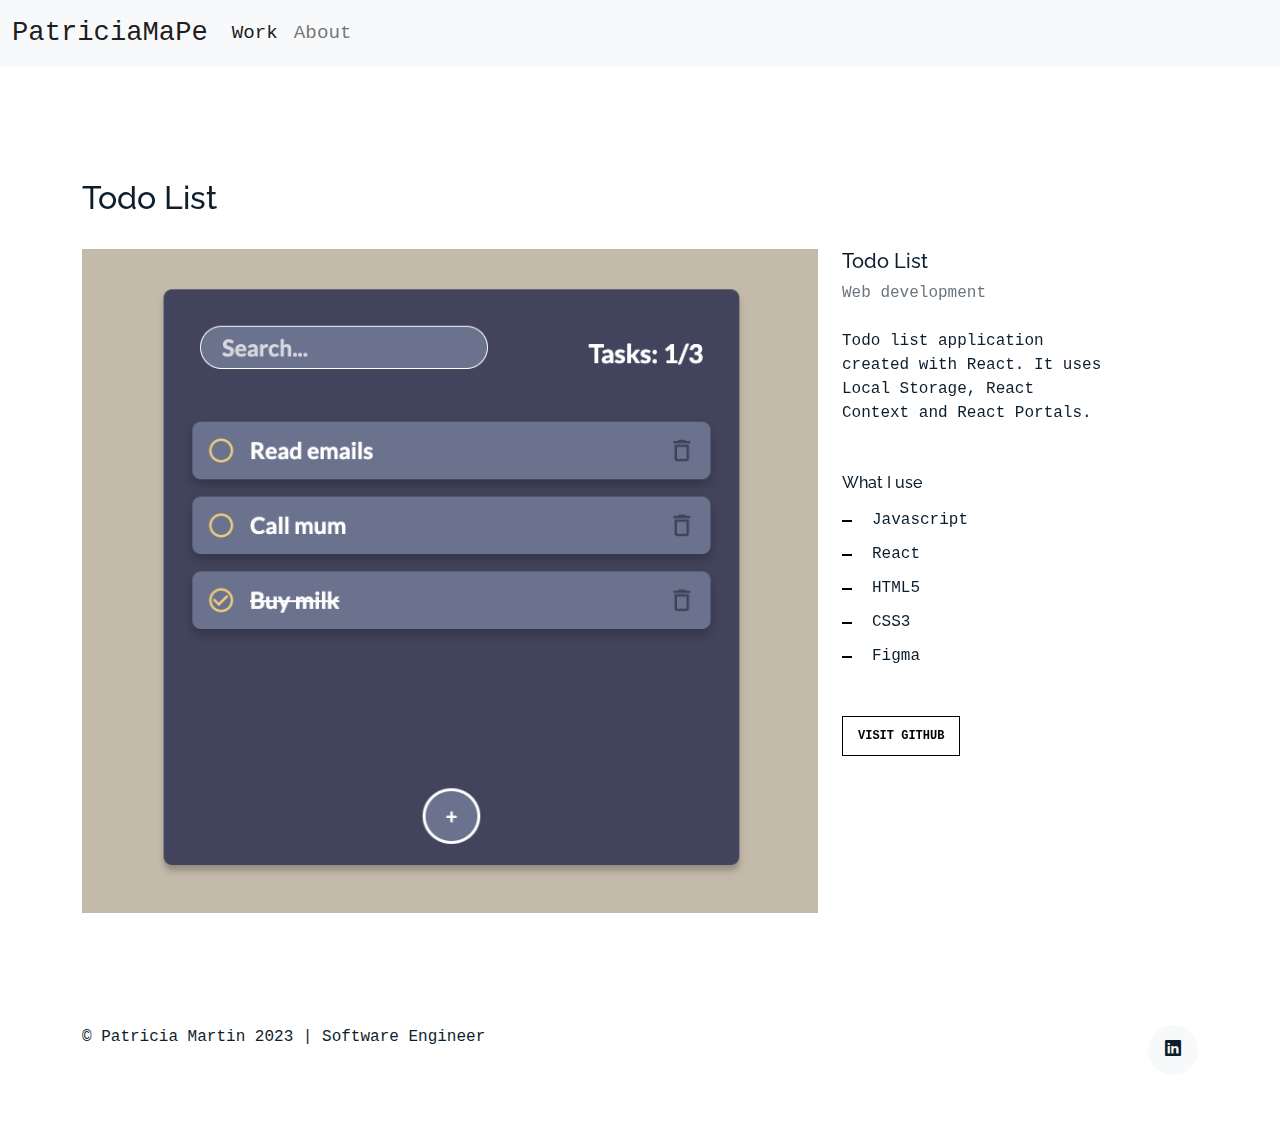
<file: projects/todo-list/todo-list.html>
<!DOCTYPE html>
<html lang="en">

<head>
  <meta charset="utf-8">
  <meta content="width=device-width, initial-scale=1.0" name="viewport">

  <title>PatriciaMaPe</title>
  <meta content="" name="description">
  <meta content="" name="keywords">

  <!-- Favicons -->
  <link rel="icon" type="image/png" sizes="32x32" href="../../assets/img/favicon-32x32.png">

  <!-- Google Fonts -->
  <link href="https://fonts.googleapis.com/css?family=https://fonts.googleapis.com/css?family=Inconsolata:400,500,600,700|Raleway:400,400i,500,500i,600,600i,700,700i" rel="stylesheet">

  <!-- Vendor CSS Files -->
  <link href="../../assets/vendor/aos/aos.css" rel="stylesheet">
  <link href="../../assets/vendor/bootstrap/css/bootstrap.min.css" rel="stylesheet">
  <link href="../../assets/vendor/bootstrap-icons/bootstrap-icons.css" rel="stylesheet">
  <link href="../../assets/vendor/swiper/swiper-bundle.min.css" rel="stylesheet">

  <!-- Template Main CSS File -->
  <link href="../../assets/css/style.css" rel="stylesheet">

  <!-- =======================================================
  * Template Name: MyPortfolio - v4.7.0
  * Template URL: https://bootstrapmade.com/myportfolio-bootstrap-portfolio-website-template/
  * Author: BootstrapMade.com
  * License: https://bootstrapmade.com/license/
  ======================================================== -->
</head>

<body>

<!-- ======= Navbar ======= -->
<nav class="navbar navbar-expand-lg navbar-light bg-light">
  <div class="container-fluid">
    <a class="navbar-brand" href="../../index.html">PatriciaMaPe</a>
    <button class="navbar-toggler cutom-burger" type="button" data-bs-toggle="collapse" data-bs-target="#navbarNavDropdown" aria-controls="navbarNavDropdown" aria-expanded="false" aria-label="Toggle navigation">
      <span class="navbar-toggler-icon"></span>
    </button>
    <div class="collapse navbar-collapse" id="navbarNavDropdown">
      <ul class="navbar-nav">

        <li class="nav-item">
          <a class="nav-link active" href="../../index.html">Work</a>
        </li>
        <li class="nav-item">
          <a class="nav-link" aria-current="page" href="../../about.html">About</a>
        </li>
        <!-- TODO
            <li class="nav-item">
              <a class="nav-link" href="#">Contact</a>
            </li>
            -->
        
      </ul>
    </div>
  </div>
</nav>

  <main id="main">

    <section class="section">
      <div class="container">
        <div class="row mb-4 align-items-center">
          <div class="col-md-6" data-aos="fade-up">
            <h2>Todo List</h2>
            <!--p>Lorem ipsum dolor sit amet consectetur adipisicing elit. Quisquam necessitatibus incidunt ut officiis explicabo inventore.</p-->
          </div>
        </div>
      </div>

      <div class="site-section pb-0">
        <div class="container">
          <div class="row align-items-stretch">
            <div class="col-md-8" data-aos="fade-up">
              <img src="./assets/todolist.png" alt="Image" class="img-fluid">
            </div>
            <div class="col-md-3 ml-auto" data-aos="fade-up" data-aos-delay="100">
              <div class="sticky-content">
                <h3 class="h3">Todo List</h3>
                <p class="mb-4"><span class="text-muted">Web development</span></p>

                <div class="mb-5">
                  <p>Todo list application created with React. It uses Local Storage, React Context and React Portals.</p>
                </div>

                <h4 class="h4 mb-3">What I use</h4>
                <ul class="list-unstyled list-line mb-5">
                  <li>Javascript</li>
                  <li>React</li>
                  <li>HTML5</li>
                  <li>CSS3</li>
                  <li>Figma</li>
                </ul>

                <p><a href="https://github.com/PatriciaMaPe/todolist" class="readmore">Visit GitHub</a></p>
              </div>
            </div>
          </div>
        </div>
    </section>

  </main><!-- End #main -->

  <!-- ======= Footer ======= -->
  <footer class="footer" role="contentinfo">
    <div class="container">
      <div class="row">
        <div class="col-sm-6">
          <p class="mb-1">&copy; Patricia Martin 2023 | Software Engineer</p>
          
        </div>
        <div class="col-sm-6 social text-md-end">
          <a href="https://www.linkedin.com/in/patriciamape/"><span class="bi bi-linkedin"></span></a>
        </div>
      </div>
    </div>
  </footer>

  <!-- Vendor JS Files -->
  <script src="../../assets/vendor/aos/aos.js"></script>
  <script src="../../assets/vendor/bootstrap/js/bootstrap.bundle.min.js"></script>
  <script src="../../assets/vendor/isotope-layout/isotope.pkgd.min.js"></script>
  <script src="../../assets/vendor/swiper/swiper-bundle.min.js"></script>
  <script src="../../assets/vendor/php-email-form/validate.js"></script>

  <!-- Template Main JS File -->
  <script src="../../assets/js/main.js"></script>

</body>

</html>
</file>
<file: assets/css/custom-style.css>
.construction{
  text-align:center;
  background-color: yellow;
  height: 60px;
  line-height: 60px;
}

.construction_lines{
  height: 60px;
  background: repeating-linear-gradient(
      -45deg,
      rgba(0, 0, 0, 0) 20px,
      rgba(0, 0, 0, 0) 40px,
      #000 40px,
      #000 60px
    );
}

.construction_text {
  display: inline-block;
  vertical-align: middle;
  line-height: normal;
  background-color: rgba(255, 247, 0, 1);
  padding: 6px 15px 6px 15px;
  width: 100%;
}
</file>
<file: assets/css/style.css>
/**
* Template Name: MyPortfolio - v4.7.0
* Template URL: https://bootstrapmade.com/myportfolio-bootstrap-portfolio-website-template/
* Author: BootstrapMade.com
* License: https://bootstrapmade.com/license/
*/

/*--------------------------------------------------------------
# General
--------------------------------------------------------------*/
body {
  font-family: "Inconsolata", monospace;
  color: #0d1e2d;
}

a {
  color: #777;
  text-decoration: none;
}

a:hover {
  color: #000;
}

h1, h2, h3, h4, h5, h6, .font-heading {
  font-family: "Raleway", sans-serif;
}

.section {
  padding: 7rem 0;
}

.filters a {
  text-decoration: none;
  color: #000;
  display: inline-block;
  padding-left: 10px;
  padding-right: 10px;
  position: relative;
}
.filters a:hover, .filters a:focus, .filters a:active {
  text-decoration: none;
}
.filters a:hover:before {
  content: "";
  position: absolute;
  left: 10px;
  right: 10px;
  bottom: 0;
  height: 1px;
  background-color: #000;
}
.filters a.active {
  color: #000;
}
.filters a.active:before {
  content: "";
  position: absolute;
  left: 10px;
  right: 10px;
  bottom: 0;
  height: 1px;
  background-color: #000;
}

.item {
  border: none;
  margin-bottom: 30px;
}
.item .item-wrap {
  display: block;
  position: relative;
  overflow: hidden;
}
.item .item-wrap:after {
  z-index: 2;
  position: absolute;
  content: "";
  top: 0;
  left: 0;
  right: 0;
  bottom: 0;
  background: rgba(0, 0, 0, 0.4);
  visibility: hidden;
  opacity: 0;
  transition: 0.3s all ease-in-out;
}
.item .item-wrap img {
  transition: 0.3s transform ease;
  transform: scale(1);
}
.item .item-wrap > .work-info {
  position: absolute;
  top: 50%;
  width: 100%;
  text-align: center;
  z-index: 3;
  transform: translateY(-50%);
  color: #fff;
  opacity: 0;
  visibility: hidden;
  margin-top: 20px;
  transition: 0.3s all ease;
}
.item .item-wrap > .work-info h3 {
  font-size: 20px;
  margin-bottom: 0;
}
.item .item-wrap > .work-info span {
  font-size: 14px;
  text-transform: uppercase;
  letter-spacing: 0.2rem;
}
.item .item-wrap:hover {
  text-decoration: none;
}
.item .item-wrap:hover img {
  transform: scale(1.05);
}
.item .item-wrap:hover:after {
  opacity: 1;
  visibility: visible;
}
.item .item-wrap:hover .work-info {
  margin-top: 0px;
  opacity: 1;
  visibility: visible;
}

.testimonial-wrap {
  padding: 50px 50px 80px 50px;
  background: #eceff2;
}
.testimonial-wrap .testimonial {
  text-align: center;
  max-width: 500px;
  margin: 0 auto;
}
.testimonial-wrap .testimonial img {
  border-radius: 50%;
  width: 120px;
  margin: 0 auto 30px auto;
}
.testimonial-wrap .testimonial blockquote p {
  font-size: 20px;
}

.h3 {
  font-size: 20px;
}

.h4 {
  font-size: 16px;
}

.heading {
  font-size: 28px;
}

.readmore {
  display: inline-block;
  border: 1px solid #000;
  padding: 10px 15px;
  font-size: 12px;
  text-transform: uppercase;
  color: #000;
  transition: 0.2s all ease;
  font-weight: 700;
}
.readmore:active, .readmore:focus, .readmore:hover {
  outline: none;
}
.readmore:hover {
  color: #fff;
  text-decoration: none;
  background: #000;
}

.testimonials-slider .swiper-pagination {
  margin-top: -60px;
  position: relative;
}
.testimonials-slider .swiper-pagination .swiper-pagination-bullet {
  width: 12px;
  height: 12px;
  background-color: rgba(13, 30, 45, 0.3);
  opacity: 1;
}
.testimonials-slider .swiper-pagination .swiper-pagination-bullet-active {
  background-color: rgba(13, 30, 45, 0.6);
}

.sticky-content {
  position: sticky;
  position: -webkit-sticky;
  top: 0;
  /* required */
}

.list-line li {
  margin-bottom: 10px;
  position: relative;
  padding-left: 30px;
}
.list-line li:before {
  content: "";
  position: absolute;
  left: 0;
  top: 0.7rem;
  width: 10px;
  height: 2px;
  background: #000;
}

.form-control {
  border-radius: 0;
  background: #f8f9fa;
  border: 1px solid transparent;
  padding-top: 10px !important;
  padding-bottom: 10px !important;
}
.form-control:active, .form-control:focus {
  background: #eff1f4;
  outline: none;
  box-shadow: none;
  border: 1px solid transparent;
}

.custom-progress {
  height: 7px;
  border-radius: 0;
}
.custom-progress .progress-bar {
  background: #000;
}

/* Services */
.services i {
  font-size: 40px;
}
.services h4 {
  padding-top: 10px;
}

/* Contact Form */
.php-email-form .error-message {
  display: none;
  color: #fff;
  background: #ed3c0d;
  text-align: left;
  padding: 15px;
  font-weight: 600;
}
.php-email-form .error-message br + br {
  margin-top: 25px;
}
.php-email-form .sent-message {
  display: none;
  color: #fff;
  background: #18d26e;
  text-align: center;
  padding: 15px;
  font-weight: 600;
}
.php-email-form .loading {
  display: none;
  background: #fff;
  text-align: center;
  padding: 15px;
}
.php-email-form .loading:before {
  content: "";
  display: inline-block;
  border-radius: 50%;
  width: 24px;
  height: 24px;
  margin: 0 10px -6px 0;
  border: 3px solid #18d26e;
  border-top-color: #eee;
  -webkit-animation: animate-loading 1s linear infinite;
  animation: animate-loading 1s linear infinite;
}

@-webkit-keyframes animate-loading {
  0% {
    transform: rotate(0deg);
  }
  100% {
    transform: rotate(360deg);
  }
}

@keyframes animate-loading {
  0% {
    transform: rotate(0deg);
  }
  100% {
    transform: rotate(360deg);
  }
}
/*--------------------------------------------------------------
# Header
--------------------------------------------------------------*/
/* Custom Navmenu */
.custom-navmenu {
  background: #0d1e2d;
}
.custom-navmenu .custom-menu, .custom-navmenu .custom-menu li {
  padding: 0;
  margin: 0;
  list-style: none;
}
.custom-navmenu .custom-menu li {
  margin-bottom: 0;
  font-size: 20px;
}
.custom-navmenu .custom-menu li a {
  color: #fff;
  padding: 10px 0 !important;
}
.custom-navmenu .custom-menu li a:hover {
  text-decoration: none;
}
.custom-navmenu .custom-menu li.active a {
  text-decoration: underline;
}
.custom-navmenu h3 {
  font-size: 20px;
  color: #fff;
}
.custom-navmenu p {
  color: rgba(255, 255, 255, 0.6);
}
.custom-navmenu a {
  color: rgba(255, 255, 255, 0.7);
}
.custom-navmenu a:hover {
  color: #fff;
}

/* Custom Navbar */
.custom-navbar {
  padding-top: 50px;
  width: 100%;
}

.navbar {
  font-size: 1.2rem;
}

.navbar-brand{
  font-size: 1.7rem;
}

@media (max-width: 780px) {
  .custom-navbar > .container {
    padding-right: 0;
    padding-left: 0;
  }
}

/* Burger */
.burger {
  width: 28px;
  height: 32px;
  cursor: pointer;
  position: relative;
}

.burger:before, .burger span, .burger:after {
  width: 100%;
  height: 2px;
  display: block;
  background: #000;
  border-radius: 2px;
  position: absolute;
  opacity: 1;
}

.burger:before, .burger:after {
  transition: top 0.35s cubic-bezier(0.23, 1, 0.32, 1), transform 0.35s cubic-bezier(0.23, 1, 0.32, 1), opacity 0.35s cubic-bezier(0.23, 1, 0.32, 1), background-color 1.15s cubic-bezier(0.86, 0, 0.07, 1);
  -webkit-transition: top 0.35s cubic-bezier(0.23, 1, 0.32, 1), -webkit-transform 0.35s cubic-bezier(0.23, 1, 0.32, 1), opacity 0.35s cubic-bezier(0.23, 1, 0.32, 1), background-color 1.15s cubic-bezier(0.86, 0, 0.07, 1);
  content: "";
}

.burger:before {
  top: 4px;
}

.burger span {
  top: 15px;
}

.burger:after {
  top: 26px;
}

/* Hover */
.burger:hover:before {
  top: 7px;
}

.burger:hover:after {
  top: 23px;
}

/* Click */
.burger.active span {
  opacity: 0;
}

.burger.active:before, .burger.active:after {
  top: 40%;
}

.burger.active:before {
  transform: rotate(45deg);
}

.burger.active:after {
  transform: rotate(-45deg);
}

.burger:focus {
  outline: none;
}

/*--------------------------------------------------------------
# Footer
--------------------------------------------------------------*/
.footer {
  padding: 0 0 4rem 0;
}
.footer a {
  color: #000;
}

.social a {
  display: inline-block;
  width: 50px;
  height: 50px;
  border-radius: 50%;
  background: #f8f9fa;
  position: relative;
  text-align: center;
  color: #0d1e2d;
}
.social a span {
  display: inline-block;
  left: 50%;
  position: absolute;
  top: 50%;
  transform: translate(-50%, -50%);
}
.social a:hover {
  color: #000;
}

/*--------------------------------------------------------------
# About
--------------------------------------------------------------*/
.about{
  padding-left: 5rem;
  padding-right: 5rem;
}
.avatar{
  border-radius: 50%;
  margin: auto;
  display: block;
}

/*--------------------------------------------------------------
# Work-Single
--------------------------------------------------------------*/

.image-examples{
  text-align: center;
}
.image-examples h3{
  margin-bottom: 3rem;
}

.image-examples img{
  border-style: solid;
  border-color: #0d1e2d;
}

/*--------------------------------------------------------------
# Summary
--------------------------------------------------------------*/

.summary {
  margin-top: 3rem;
  text-align: center;
}
</file>
